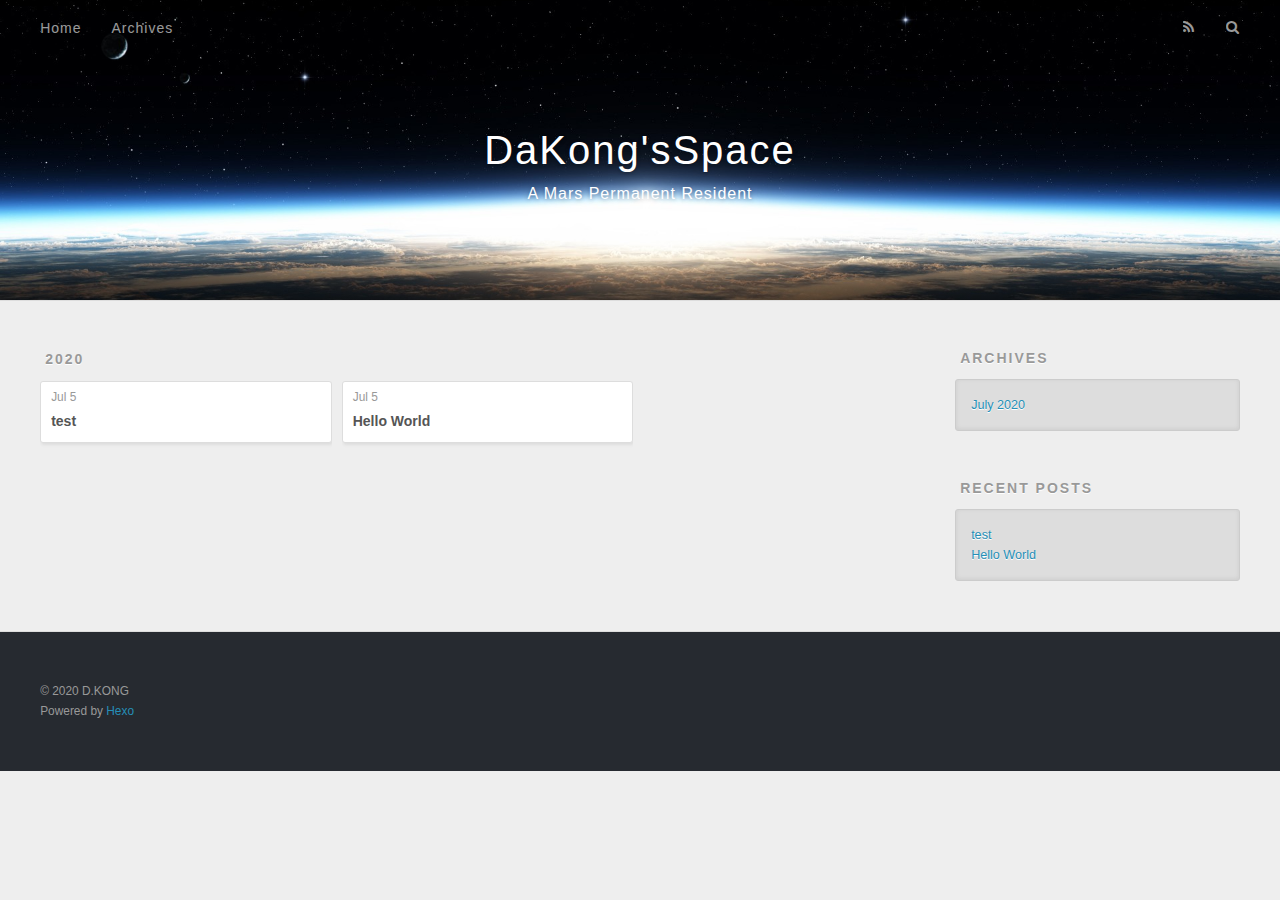
<file: archives/2020/index.html>
<!DOCTYPE html>
<html>
<head>
  <meta charset="utf-8">
  

  
  <title>Archives: 2020 | DaKong&#39;sSpace</title>
  <meta name="viewport" content="width=device-width, initial-scale=1, maximum-scale=1">
  <meta property="og:type" content="website">
<meta property="og:title" content="DaKong&#39;sSpace">
<meta property="og:url" content="http://yoursite.com/archives/2020/index.html">
<meta property="og:site_name" content="DaKong&#39;sSpace">
<meta property="og:locale" content="en_US">
<meta property="article:author" content="D.KONG">
<meta name="twitter:card" content="summary">
  
    <link rel="alternate" href="/atom.xml" title="DaKong&#39;sSpace" type="application/atom+xml">
  
  
    <link rel="icon" href="/favicon.png">
  
  
    <link href="//fonts.googleapis.com/css?family=Source+Code+Pro" rel="stylesheet" type="text/css">
  
  
<link rel="stylesheet" href="/css/style.css">

<meta name="generator" content="Hexo 4.2.1"></head>

<body>
  <div id="container">
    <div id="wrap">
      <header id="header">
  <div id="banner"></div>
  <div id="header-outer" class="outer">
    <div id="header-title" class="inner">
      <h1 id="logo-wrap">
        <a href="/" id="logo">DaKong&#39;sSpace</a>
      </h1>
      
        <h2 id="subtitle-wrap">
          <a href="/" id="subtitle">A Mars Permanent Resident</a>
        </h2>
      
    </div>
    <div id="header-inner" class="inner">
      <nav id="main-nav">
        <a id="main-nav-toggle" class="nav-icon"></a>
        
          <a class="main-nav-link" href="/">Home</a>
        
          <a class="main-nav-link" href="/archives">Archives</a>
        
      </nav>
      <nav id="sub-nav">
        
          <a id="nav-rss-link" class="nav-icon" href="/atom.xml" title="RSS Feed"></a>
        
        <a id="nav-search-btn" class="nav-icon" title="Search"></a>
      </nav>
      <div id="search-form-wrap">
        <form action="//google.com/search" method="get" accept-charset="UTF-8" class="search-form"><input type="search" name="q" class="search-form-input" placeholder="Search"><button type="submit" class="search-form-submit">&#xF002;</button><input type="hidden" name="sitesearch" value="http://yoursite.com"></form>
      </div>
    </div>
  </div>
</header>
      <div class="outer">
        <section id="main">
  
  
    
    
      
      
      <section class="archives-wrap">
        <div class="archive-year-wrap">
          <a href="/archives/2020" class="archive-year">2020</a>
        </div>
        <div class="archives">
    
    <article class="archive-article archive-type-post">
  <div class="archive-article-inner">
    <header class="archive-article-header">
      <a href="/2020/07/05/test/" class="archive-article-date">
  <time datetime="2020-07-05T13:15:39.000Z" itemprop="datePublished">Jul 5</time>
</a>
      
  
    <h1 itemprop="name">
      <a class="archive-article-title" href="/2020/07/05/test/">test</a>
    </h1>
  

    </header>
  </div>
</article>
  
    
    
    <article class="archive-article archive-type-post">
  <div class="archive-article-inner">
    <header class="archive-article-header">
      <a href="/2020/07/05/hello-world/" class="archive-article-date">
  <time datetime="2020-07-05T13:14:29.597Z" itemprop="datePublished">Jul 5</time>
</a>
      
  
    <h1 itemprop="name">
      <a class="archive-article-title" href="/2020/07/05/hello-world/">Hello World</a>
    </h1>
  

    </header>
  </div>
</article>
  
  
    </div></section>
  


</section>
        
          <aside id="sidebar">
  
    

  
    

  
    
  
    
  <div class="widget-wrap">
    <h3 class="widget-title">Archives</h3>
    <div class="widget">
      <ul class="archive-list"><li class="archive-list-item"><a class="archive-list-link" href="/archives/2020/07/">July 2020</a></li></ul>
    </div>
  </div>


  
    
  <div class="widget-wrap">
    <h3 class="widget-title">Recent Posts</h3>
    <div class="widget">
      <ul>
        
          <li>
            <a href="/2020/07/05/test/">test</a>
          </li>
        
          <li>
            <a href="/2020/07/05/hello-world/">Hello World</a>
          </li>
        
      </ul>
    </div>
  </div>

  
</aside>
        
      </div>
      <footer id="footer">
  
  <div class="outer">
    <div id="footer-info" class="inner">
      &copy; 2020 D.KONG<br>
      Powered by <a href="http://hexo.io/" target="_blank">Hexo</a>
    </div>
  </div>
</footer>
    </div>
    <nav id="mobile-nav">
  
    <a href="/" class="mobile-nav-link">Home</a>
  
    <a href="/archives" class="mobile-nav-link">Archives</a>
  
</nav>
    

<script src="//ajax.googleapis.com/ajax/libs/jquery/2.0.3/jquery.min.js"></script>


  
<link rel="stylesheet" href="/fancybox/jquery.fancybox.css">

  
<script src="/fancybox/jquery.fancybox.pack.js"></script>




<script src="/js/script.js"></script>




  </div>
</body>
</html>
</file>
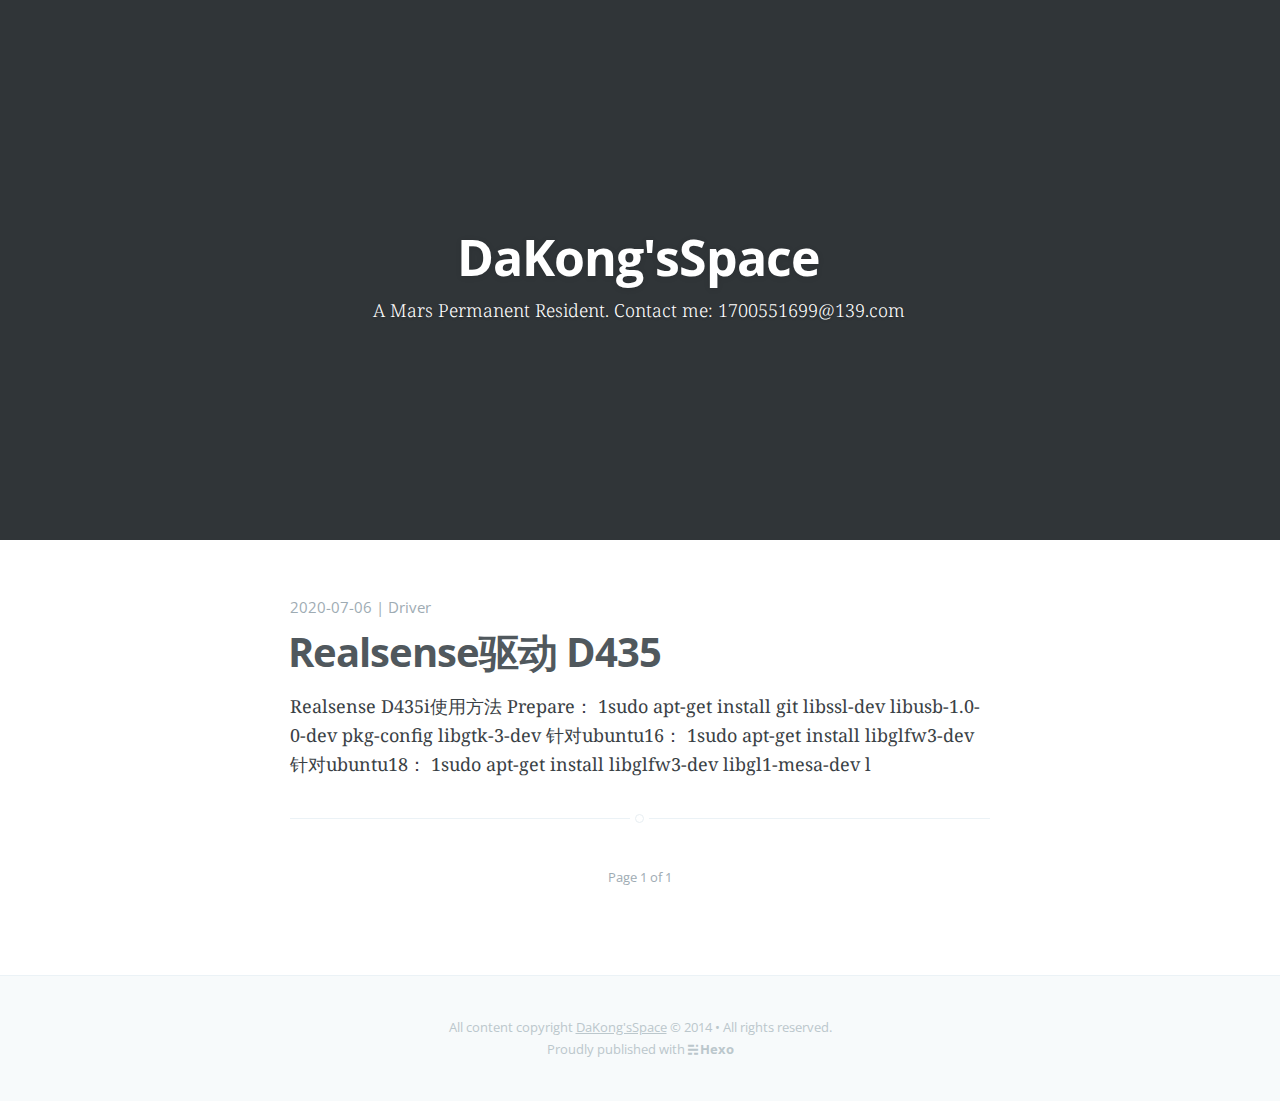
<file: tags/Driver/index.html>
<!DOCTYPE html>
<html>

<head>
  <meta http-equiv="Content-Type" content="text/html" charset="UTF-8" >
  <meta http-equiv="X-UA-Compatible" content="IE=edge,chrome=1"/>
  <title>Tag: Driver | DaKong&#39;sSpace</title>
  <meta name="description" content="A Mars Permanent Resident. Contact me: 1700551699@139.com" />
  <meta name="HandheldFriendly" content="True" />
  <meta name="MobileOptimized" content="320" />
  <meta name="viewport" content="width=device-width, initial-scale=1.0" />

  <link rel="stylesheet" type="text/css" href="/css/screen.css" />
  <link rel="stylesheet" type="text/css" href="//fonts.googleapis.com/css?family=Noto+Serif:400,700,400italic|Open+Sans:700,400" />

  <meta name="generator" content="DaKong'sSpace">

  
  
  

  
</head>


<body class="home-template">

  <header class="site-head" >
    <div class="vertical">
        <div class="site-head-content inner">
            
            <h1 class="blog-title">DaKong'sSpace</h1>
            <h2 class="blog-description">A Mars Permanent Resident. Contact me: 1700551699@139.com</h2>
        </div>
    </div>
</header>
  
<main class="content" role="main">
  
  <article class="post">
    <header class="post-header">
      <span class="post-meta">
      <time datetime="2020-07-06T10:29:33.000Z" itemprop="datePublished">
          2020-07-06
      </time>
    
    
    | 
    <a href='/tags/Driver/'>Driver</a>
    
    
</span>
      <h2 class="post-title"><a href="/2020/07/06/REALSENSE驱动/">Realsense驱动 D435</a></h2>
    </header>
    <section class="post-excerpt">
      <p>
      
        Realsense D435i使用方法
Prepare：
1sudo apt-get install git libssl-dev libusb-1.0-0-dev pkg-config libgtk-3-dev

针对ubuntu16：
1sudo apt-get install libglfw3-dev

针对ubuntu18：
1sudo apt-get install libglfw3-dev libgl1-mesa-dev l
      
      </p>
      
    </section>
  </article>
  
  <nav class="pagination" role="pagination">
    
    <span class="page-number">Page 1 of 1</span>
    
  </nav>
</main>


  
<footer class="site-footer">
  
  <div class="inner">
     <section class="copyright">All content copyright <a href="/">DaKong'sSpace</a> &copy; 2014 &bull; All rights reserved.</section>
     <section class="poweredby">Proudly published with <a class="icon-ghost" href="http://zespia.tw/hexo/" target="_blank" rel="noopener">Hexo</a></section>
  </div>
</footer>

  <script src="//ajax.googleapis.com/ajax/libs/jquery/2.0.3/jquery.min.js"></script>

<script type="text/javascript" src="/js/jquery.fitvids.js"></script>
<script type="text/javascript" src="/js/index.js"></script>






</body>
</html>
</file>
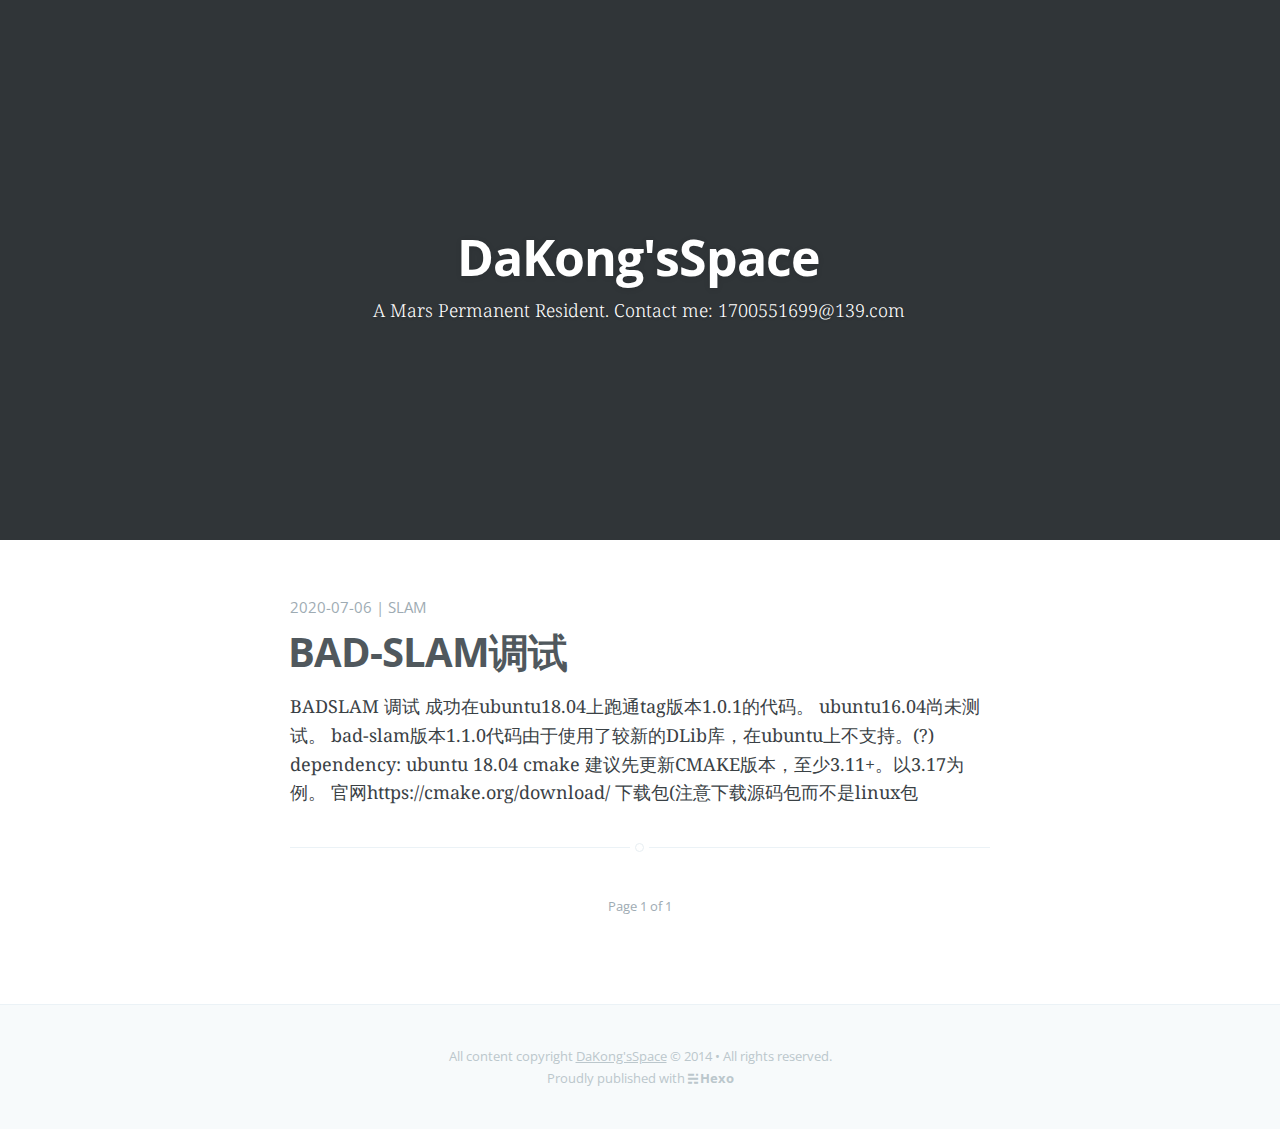
<file: tags/SLAM/index.html>
<!DOCTYPE html>
<html>

<head>
  <meta http-equiv="Content-Type" content="text/html" charset="UTF-8" >
  <meta http-equiv="X-UA-Compatible" content="IE=edge,chrome=1"/>
  <title>Tag: SLAM | DaKong&#39;sSpace</title>
  <meta name="description" content="A Mars Permanent Resident. Contact me: 1700551699@139.com" />
  <meta name="HandheldFriendly" content="True" />
  <meta name="MobileOptimized" content="320" />
  <meta name="viewport" content="width=device-width, initial-scale=1.0" />

  <link rel="stylesheet" type="text/css" href="/css/screen.css" />
  <link rel="stylesheet" type="text/css" href="//fonts.googleapis.com/css?family=Noto+Serif:400,700,400italic|Open+Sans:700,400" />

  <meta name="generator" content="DaKong'sSpace">

  
  
  

  
</head>


<body class="home-template">

  <header class="site-head" >
    <div class="vertical">
        <div class="site-head-content inner">
            
            <h1 class="blog-title">DaKong'sSpace</h1>
            <h2 class="blog-description">A Mars Permanent Resident. Contact me: 1700551699@139.com</h2>
        </div>
    </div>
</header>
  
<main class="content" role="main">
  
  <article class="post">
    <header class="post-header">
      <span class="post-meta">
      <time datetime="2020-07-06T10:23:33.000Z" itemprop="datePublished">
          2020-07-06
      </time>
    
    
    | 
    <a href='/tags/SLAM/'>SLAM</a>
    
    
</span>
      <h2 class="post-title"><a href="/2020/07/06/BADSLAM调试/">BAD-SLAM调试</a></h2>
    </header>
    <section class="post-excerpt">
      <p>
      
        BADSLAM 调试
成功在ubuntu18.04上跑通tag版本1.0.1的代码。 ubuntu16.04尚未测试。
bad-slam版本1.1.0代码由于使用了较新的DLib库，在ubuntu上不支持。(?)

dependency: ubuntu 18.04
cmake 
建议先更新CMAKE版本，至少3.11+。以3.17为例。
官网https://cmake.org/download/ 下载包(注意下载源码包而不是linux包
      
      </p>
      
    </section>
  </article>
  
  <nav class="pagination" role="pagination">
    
    <span class="page-number">Page 1 of 1</span>
    
  </nav>
</main>


  
<footer class="site-footer">
  
  <div class="inner">
     <section class="copyright">All content copyright <a href="/">DaKong'sSpace</a> &copy; 2014 &bull; All rights reserved.</section>
     <section class="poweredby">Proudly published with <a class="icon-ghost" href="http://zespia.tw/hexo/" target="_blank" rel="noopener">Hexo</a></section>
  </div>
</footer>

  <script src="//ajax.googleapis.com/ajax/libs/jquery/2.0.3/jquery.min.js"></script>

<script type="text/javascript" src="/js/jquery.fitvids.js"></script>
<script type="text/javascript" src="/js/index.js"></script>






</body>
</html>
</file>
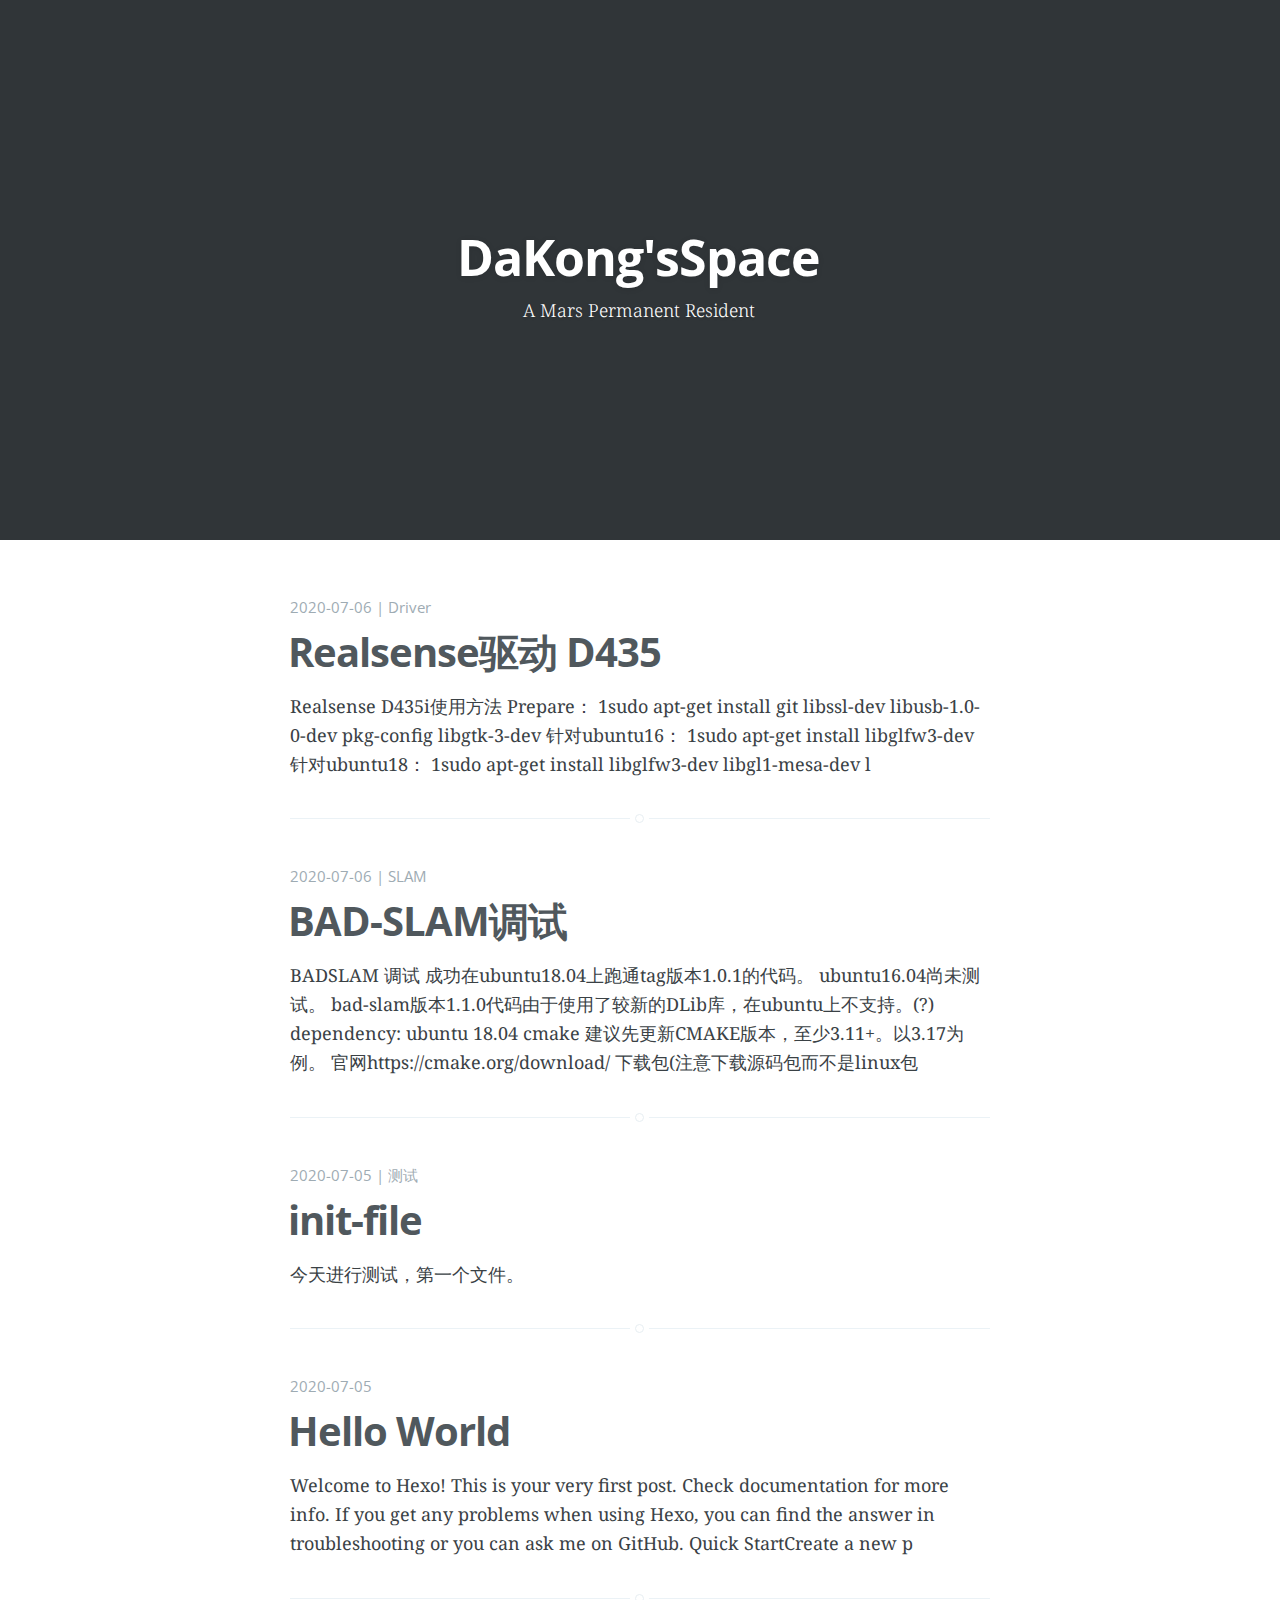
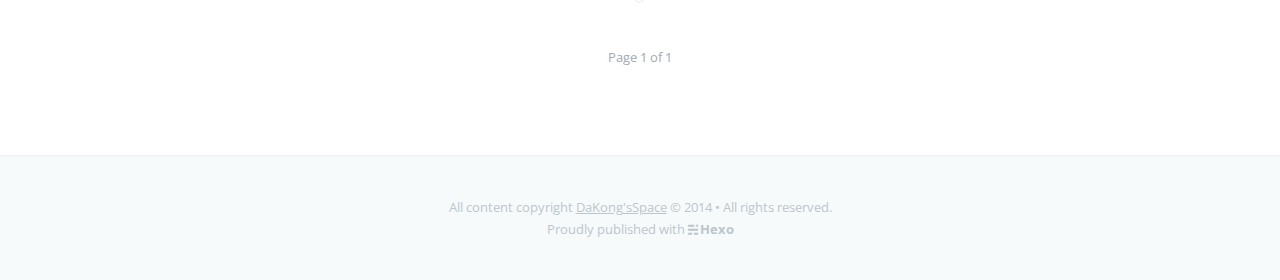
<file: archives/2020/07/index.html>
<!DOCTYPE html>
<html>

<head>
  <meta http-equiv="Content-Type" content="text/html" charset="UTF-8" >
  <meta http-equiv="X-UA-Compatible" content="IE=edge,chrome=1"/>
  <title>Archives: 2020/7 | DaKong&#39;sSpace</title>
  <meta name="description" content="A Mars Permanent Resident" />
  <meta name="HandheldFriendly" content="True" />
  <meta name="MobileOptimized" content="320" />
  <meta name="viewport" content="width=device-width, initial-scale=1.0" />

  <link rel="stylesheet" type="text/css" href="/css/screen.css" />
  <link rel="stylesheet" type="text/css" href="//fonts.googleapis.com/css?family=Noto+Serif:400,700,400italic|Open+Sans:700,400" />

  <meta name="generator" content="DaKong'sSpace">

  
  
  

  
</head>


<body class="home-template">

  <header class="site-head" >
    <div class="vertical">
        <div class="site-head-content inner">
            
            <h1 class="blog-title">DaKong'sSpace</h1>
            <h2 class="blog-description">A Mars Permanent Resident</h2>
        </div>
    </div>
</header>
  
<main class="content" role="main">
  
  <article class="post">
    <header class="post-header">
      <span class="post-meta">
      <time datetime="2020-07-06T10:29:33.000Z" itemprop="datePublished">
          2020-07-06
      </time>
    
    
    | 
    <a href='/tags/Driver/'>Driver</a>
    
    
</span>
      <h2 class="post-title"><a href="/2020/07/06/REALSENSE驱动/">Realsense驱动 D435</a></h2>
    </header>
    <section class="post-excerpt">
      <p>
      
        Realsense D435i使用方法
Prepare：
1sudo apt-get install git libssl-dev libusb-1.0-0-dev pkg-config libgtk-3-dev

针对ubuntu16：
1sudo apt-get install libglfw3-dev

针对ubuntu18：
1sudo apt-get install libglfw3-dev libgl1-mesa-dev l
      
      </p>
      
    </section>
  </article>
  
  <article class="post">
    <header class="post-header">
      <span class="post-meta">
      <time datetime="2020-07-06T10:23:33.000Z" itemprop="datePublished">
          2020-07-06
      </time>
    
    
    | 
    <a href='/tags/SLAM/'>SLAM</a>
    
    
</span>
      <h2 class="post-title"><a href="/2020/07/06/BADSLAM调试/">BAD-SLAM调试</a></h2>
    </header>
    <section class="post-excerpt">
      <p>
      
        BADSLAM 调试
成功在ubuntu18.04上跑通tag版本1.0.1的代码。 ubuntu16.04尚未测试。
bad-slam版本1.1.0代码由于使用了较新的DLib库，在ubuntu上不支持。(?)

dependency: ubuntu 18.04
cmake 
建议先更新CMAKE版本，至少3.11+。以3.17为例。
官网https://cmake.org/download/ 下载包(注意下载源码包而不是linux包
      
      </p>
      
    </section>
  </article>
  
  <article class="post">
    <header class="post-header">
      <span class="post-meta">
      <time datetime="2020-07-05T13:31:40.000Z" itemprop="datePublished">
          2020-07-05
      </time>
    
    
    | 
    <a href='/tags/测试/'>测试</a>
    
    
</span>
      <h2 class="post-title"><a href="/2020/07/05/init-file/">init-file</a></h2>
    </header>
    <section class="post-excerpt">
      <p>
      
          今天进行测试，第一个文件。

      
      </p>
      
    </section>
  </article>
  
  <article class="post">
    <header class="post-header">
      <span class="post-meta">
      <time datetime="2020-07-05T13:14:29.597Z" itemprop="datePublished">
          2020-07-05
      </time>
    
</span>
      <h2 class="post-title"><a href="/2020/07/05/hello-world/">Hello World</a></h2>
    </header>
    <section class="post-excerpt">
      <p>
      
        Welcome to Hexo! This is your very first post. Check documentation for more info. If you get any problems when using Hexo, you can find the answer in troubleshooting or you can ask me on GitHub.
Quick StartCreate a new p
      
      </p>
      
    </section>
  </article>
  
  <nav class="pagination" role="pagination">
    
    <span class="page-number">Page 1 of 1</span>
    
  </nav>
</main>


  
<footer class="site-footer">
  
  <div class="inner">
     <section class="copyright">All content copyright <a href="/">DaKong'sSpace</a> &copy; 2014 &bull; All rights reserved.</section>
     <section class="poweredby">Proudly published with <a class="icon-ghost" href="http://zespia.tw/hexo/" target="_blank" rel="noopener">Hexo</a></section>
  </div>
</footer>

  <script src="//ajax.googleapis.com/ajax/libs/jquery/2.0.3/jquery.min.js"></script>

<script type="text/javascript" src="/js/jquery.fitvids.js"></script>
<script type="text/javascript" src="/js/index.js"></script>






</body>
</html>
</file>
<file: css/style.css>
body {
  width: 100%;
}
body:before,
body:after {
  content: "";
  display: table;
}
body:after {
  clear: both;
}
html,
body,
div,
span,
applet,
object,
iframe,
h1,
h2,
h3,
h4,
h5,
h6,
p,
blockquote,
pre,
a,
abbr,
acronym,
address,
big,
cite,
code,
del,
dfn,
em,
img,
ins,
kbd,
q,
s,
samp,
small,
strike,
strong,
sub,
sup,
tt,
var,
dl,
dt,
dd,
ol,
ul,
li,
fieldset,
form,
label,
legend,
table,
caption,
tbody,
tfoot,
thead,
tr,
th,
td {
  margin: 0;
  padding: 0;
  border: 0;
  outline: 0;
  font-weight: inherit;
  font-style: inherit;
  font-family: inherit;
  font-size: 100%;
  vertical-align: baseline;
}
body {
  line-height: 1;
  color: #000;
  background: #fff;
}
ol,
ul {
  list-style: none;
}
table {
  border-collapse: separate;
  border-spacing: 0;
  vertical-align: middle;
}
caption,
th,
td {
  text-align: left;
  font-weight: normal;
  vertical-align: middle;
}
a img {
  border: none;
}
input,
button {
  margin: 0;
  padding: 0;
}
input::-moz-focus-inner,
button::-moz-focus-inner {
  border: 0;
  padding: 0;
}
@font-face {
  font-family: FontAwesome;
  font-style: normal;
  font-weight: normal;
  src: url("fonts/fontawesome-webfont.eot?v=#4.0.3");
  src: url("fonts/fontawesome-webfont.eot?#iefix&v=#4.0.3") format("embedded-opentype"), url("fonts/fontawesome-webfont.woff?v=#4.0.3") format("woff"), url("fonts/fontawesome-webfont.ttf?v=#4.0.3") format("truetype"), url("fonts/fontawesome-webfont.svg#fontawesomeregular?v=#4.0.3") format("svg");
}
html,
body,
#container {
  height: 100%;
}
body {
  background: #eee;
  font: 14px -apple-system, BlinkMacSystemFont, "Segoe UI", "Roboto", "Oxygen", "Ubuntu", "Cantarell", "Fira Sans", "Droid Sans", "Helvetica Neue", sans-serif;
  -webkit-text-size-adjust: 100%;
}
.outer {
  max-width: 1220px;
  margin: 0 auto;
  padding: 0 20px;
}
.outer:before,
.outer:after {
  content: "";
  display: table;
}
.outer:after {
  clear: both;
}
.inner {
  display: inline;
  float: left;
  width: 98.33333333333333%;
  margin: 0 0.833333333333333%;
}
.left,
.alignleft {
  float: left;
}
.right,
.alignright {
  float: right;
}
.clear {
  clear: both;
}
#container {
  position: relative;
}
.mobile-nav-on {
  overflow: hidden;
}
#wrap {
  height: 100%;
  width: 100%;
  position: absolute;
  top: 0;
  left: 0;
  -webkit-transition: 0.2s ease-out;
  -moz-transition: 0.2s ease-out;
  -ms-transition: 0.2s ease-out;
  transition: 0.2s ease-out;
  z-index: 1;
  background: #eee;
}
.mobile-nav-on #wrap {
  left: 280px;
}
@media screen and (min-width: 768px) {
  #main {
    display: inline;
    float: left;
    width: 73.33333333333333%;
    margin: 0 0.833333333333333%;
  }
}
.article-date,
.article-category-link,
.archive-year,
.widget-title {
  text-decoration: none;
  text-transform: uppercase;
  letter-spacing: 2px;
  color: #999;
  margin-bottom: 1em;
  margin-left: 5px;
  line-height: 1em;
  text-shadow: 0 1px #fff;
  font-weight: bold;
}
.article-inner,
.archive-article-inner {
  background: #fff;
  -webkit-box-shadow: 1px 2px 3px #ddd;
  box-shadow: 1px 2px 3px #ddd;
  border: 1px solid #ddd;
  border-radius: 3px;
}
.article-entry h1,
.widget h1 {
  font-size: 2em;
}
.article-entry h2,
.widget h2 {
  font-size: 1.5em;
}
.article-entry h3,
.widget h3 {
  font-size: 1.3em;
}
.article-entry h4,
.widget h4 {
  font-size: 1.2em;
}
.article-entry h5,
.widget h5 {
  font-size: 1em;
}
.article-entry h6,
.widget h6 {
  font-size: 1em;
  color: #999;
}
.article-entry hr,
.widget hr {
  border: 1px dashed #ddd;
}
.article-entry strong,
.widget strong {
  font-weight: bold;
}
.article-entry em,
.widget em,
.article-entry cite,
.widget cite {
  font-style: italic;
}
.article-entry sup,
.widget sup,
.article-entry sub,
.widget sub {
  font-size: 0.75em;
  line-height: 0;
  position: relative;
  vertical-align: baseline;
}
.article-entry sup,
.widget sup {
  top: -0.5em;
}
.article-entry sub,
.widget sub {
  bottom: -0.2em;
}
.article-entry small,
.widget small {
  font-size: 0.85em;
}
.article-entry acronym,
.widget acronym,
.article-entry abbr,
.widget abbr {
  border-bottom: 1px dotted;
}
.article-entry ul,
.widget ul,
.article-entry ol,
.widget ol,
.article-entry dl,
.widget dl {
  margin: 0 20px;
  line-height: 1.6em;
}
.article-entry ul ul,
.widget ul ul,
.article-entry ol ul,
.widget ol ul,
.article-entry ul ol,
.widget ul ol,
.article-entry ol ol,
.widget ol ol {
  margin-top: 0;
  margin-bottom: 0;
}
.article-entry ul,
.widget ul {
  list-style: disc;
}
.article-entry ol,
.widget ol {
  list-style: decimal;
}
.article-entry dt,
.widget dt {
  font-weight: bold;
}
#header {
  height: 300px;
  position: relative;
  border-bottom: 1px solid #ddd;
}
#header:before,
#header:after {
  content: "";
  position: absolute;
  left: 0;
  right: 0;
  height: 40px;
}
#header:before {
  top: 0;
  background: -webkit-linear-gradient(rgba(0,0,0,0.2), transparent);
  background: -moz-linear-gradient(rgba(0,0,0,0.2), transparent);
  background: -ms-linear-gradient(rgba(0,0,0,0.2), transparent);
  background: linear-gradient(rgba(0,0,0,0.2), transparent);
}
#header:after {
  bottom: 0;
  background: -webkit-linear-gradient(transparent, rgba(0,0,0,0.2));
  background: -moz-linear-gradient(transparent, rgba(0,0,0,0.2));
  background: -ms-linear-gradient(transparent, rgba(0,0,0,0.2));
  background: linear-gradient(transparent, rgba(0,0,0,0.2));
}
#header-outer {
  height: 100%;
  position: relative;
}
#header-inner {
  position: relative;
  overflow: hidden;
}
#banner {
  position: absolute;
  top: 0;
  left: 0;
  width: 100%;
  height: 100%;
  background: url("images/banner.jpg") center #000;
  -webkit-background-size: cover;
  -moz-background-size: cover;
  background-size: cover;
  z-index: -1;
}
#header-title {
  text-align: center;
  height: 40px;
  position: absolute;
  top: 50%;
  left: 0;
  margin-top: -20px;
}
#logo,
#subtitle {
  text-decoration: none;
  color: #fff;
  font-weight: 300;
  text-shadow: 0 1px 4px rgba(0,0,0,0.3);
}
#logo {
  font-size: 40px;
  line-height: 40px;
  letter-spacing: 2px;
}
#subtitle {
  font-size: 16px;
  line-height: 16px;
  letter-spacing: 1px;
}
#subtitle-wrap {
  margin-top: 16px;
}
#main-nav {
  float: left;
  margin-left: -15px;
}
.nav-icon,
.main-nav-link {
  float: left;
  color: #fff;
  opacity: 0.6;
  text-decoration: none;
  text-shadow: 0 1px rgba(0,0,0,0.2);
  -webkit-transition: opacity 0.2s;
  -moz-transition: opacity 0.2s;
  -ms-transition: opacity 0.2s;
  transition: opacity 0.2s;
  display: block;
  padding: 20px 15px;
}
.nav-icon:hover,
.main-nav-link:hover {
  opacity: 1;
}
.nav-icon {
  font-family: FontAwesome;
  text-align: center;
  font-size: 14px;
  width: 14px;
  height: 14px;
  padding: 20px 15px;
  position: relative;
  cursor: pointer;
}
.main-nav-link {
  font-weight: 300;
  letter-spacing: 1px;
}
@media screen and (max-width: 479px) {
  .main-nav-link {
    display: none;
  }
}
#main-nav-toggle {
  display: none;
}
#main-nav-toggle:before {
  content: "\f0c9";
}
@media screen and (max-width: 479px) {
  #main-nav-toggle {
    display: block;
  }
}
#sub-nav {
  float: right;
  margin-right: -15px;
}
#nav-rss-link:before {
  content: "\f09e";
}
#nav-search-btn:before {
  content: "\f002";
}
#search-form-wrap {
  position: absolute;
  top: 15px;
  width: 150px;
  height: 30px;
  right: -150px;
  opacity: 0;
  -webkit-transition: 0.2s ease-out;
  -moz-transition: 0.2s ease-out;
  -ms-transition: 0.2s ease-out;
  transition: 0.2s ease-out;
}
#search-form-wrap.on {
  opacity: 1;
  right: 0;
}
@media screen and (max-width: 479px) {
  #search-form-wrap {
    width: 100%;
    right: -100%;
  }
}
.search-form {
  position: absolute;
  top: 0;
  left: 0;
  right: 0;
  background: #fff;
  padding: 5px 15px;
  border-radius: 15px;
  -webkit-box-shadow: 0 0 10px rgba(0,0,0,0.3);
  box-shadow: 0 0 10px rgba(0,0,0,0.3);
}
.search-form-input {
  border: none;
  background: none;
  color: #555;
  width: 100%;
  font: 13px -apple-system, BlinkMacSystemFont, "Segoe UI", "Roboto", "Oxygen", "Ubuntu", "Cantarell", "Fira Sans", "Droid Sans", "Helvetica Neue", sans-serif;
  outline: none;
}
.search-form-input::-webkit-search-results-decoration,
.search-form-input::-webkit-search-cancel-button {
  -webkit-appearance: none;
}
.search-form-submit {
  position: absolute;
  top: 50%;
  right: 10px;
  margin-top: -7px;
  font: 13px FontAwesome;
  border: none;
  background: none;
  color: #bbb;
  cursor: pointer;
}
.search-form-submit:hover,
.search-form-submit:focus {
  color: #777;
}
.article {
  margin: 50px 0;
}
.article-inner {
  overflow: hidden;
}
.article-meta:before,
.article-meta:after {
  content: "";
  display: table;
}
.article-meta:after {
  clear: both;
}
.article-date {
  float: left;
}
.article-category {
  float: left;
  line-height: 1em;
  color: #ccc;
  text-shadow: 0 1px #fff;
  margin-left: 8px;
}
.article-category:before {
  content: "\2022";
}
.article-category-link {
  margin: 0 12px 1em;
}
.article-header {
  padding: 20px 20px 0;
}
.article-title {
  text-decoration: none;
  font-size: 2em;
  font-weight: bold;
  color: #555;
  line-height: 1.1em;
  -webkit-transition: color 0.2s;
  -moz-transition: color 0.2s;
  -ms-transition: color 0.2s;
  transition: color 0.2s;
}
a.article-title:hover {
  color: #258fb8;
}
.article-entry {
  color: #555;
  padding: 0 20px;
}
.article-entry:before,
.article-entry:after {
  content: "";
  display: table;
}
.article-entry:after {
  clear: both;
}
.article-entry p,
.article-entry table {
  line-height: 1.6em;
  margin: 1.6em 0;
}
.article-entry h1,
.article-entry h2,
.article-entry h3,
.article-entry h4,
.article-entry h5,
.article-entry h6 {
  font-weight: bold;
}
.article-entry h1,
.article-entry h2,
.article-entry h3,
.article-entry h4,
.article-entry h5,
.article-entry h6 {
  line-height: 1.1em;
  margin: 1.1em 0;
}
.article-entry a {
  color: #258fb8;
  text-decoration: none;
}
.article-entry a:hover {
  text-decoration: underline;
}
.article-entry ul,
.article-entry ol,
.article-entry dl {
  margin-top: 1.6em;
  margin-bottom: 1.6em;
}
.article-entry img,
.article-entry video {
  max-width: 100%;
  height: auto;
  display: block;
  margin: auto;
}
.article-entry iframe {
  border: none;
}
.article-entry table {
  width: 100%;
  border-collapse: collapse;
  border-spacing: 0;
}
.article-entry th {
  font-weight: bold;
  border-bottom: 3px solid #ddd;
  padding-bottom: 0.5em;
}
.article-entry td {
  border-bottom: 1px solid #ddd;
  padding: 10px 0;
}
.article-entry blockquote {
  font-family: Georgia, "Times New Roman", serif;
  font-size: 1.4em;
  margin: 1.6em 20px;
  text-align: center;
}
.article-entry blockquote footer {
  font-size: 14px;
  margin: 1.6em 0;
  font-family: -apple-system, BlinkMacSystemFont, "Segoe UI", "Roboto", "Oxygen", "Ubuntu", "Cantarell", "Fira Sans", "Droid Sans", "Helvetica Neue", sans-serif;
}
.article-entry blockquote footer cite:before {
  content: "—";
  padding: 0 0.5em;
}
.article-entry .pullquote {
  text-align: left;
  width: 45%;
  margin: 0;
}
.article-entry .pullquote.left {
  margin-left: 0.5em;
  margin-right: 1em;
}
.article-entry .pullquote.right {
  margin-right: 0.5em;
  margin-left: 1em;
}
.article-entry .caption {
  color: #999;
  display: block;
  font-size: 0.9em;
  margin-top: 0.5em;
  position: relative;
  text-align: center;
}
.article-entry .video-container {
  position: relative;
  padding-top: 56.25%;
  height: 0;
  overflow: hidden;
}
.article-entry .video-container iframe,
.article-entry .video-container object,
.article-entry .video-container embed {
  position: absolute;
  top: 0;
  left: 0;
  width: 100%;
  height: 100%;
  margin-top: 0;
}
.article-more-link a {
  display: inline-block;
  line-height: 1em;
  padding: 6px 15px;
  border-radius: 15px;
  background: #eee;
  color: #999;
  text-shadow: 0 1px #fff;
  text-decoration: none;
}
.article-more-link a:hover {
  background: #258fb8;
  color: #fff;
  text-decoration: none;
  text-shadow: 0 1px #1e7293;
}
.article-footer {
  font-size: 0.85em;
  line-height: 1.6em;
  border-top: 1px solid #ddd;
  padding-top: 1.6em;
  margin: 0 20px 20px;
}
.article-footer:before,
.article-footer:after {
  content: "";
  display: table;
}
.article-footer:after {
  clear: both;
}
.article-footer a {
  color: #999;
  text-decoration: none;
}
.article-footer a:hover {
  color: #555;
}
.article-tag-list-item {
  float: left;
  margin-right: 10px;
}
.article-tag-list-link:before {
  content: "#";
}
.article-comment-link {
  float: right;
}
.article-comment-link:before {
  content: "\f075";
  font-family: FontAwesome;
  padding-right: 8px;
}
.article-share-link {
  cursor: pointer;
  float: right;
  margin-left: 20px;
}
.article-share-link:before {
  content: "\f064";
  font-family: FontAwesome;
  padding-right: 6px;
}
#article-nav {
  position: relative;
}
#article-nav:before,
#article-nav:after {
  content: "";
  display: table;
}
#article-nav:after {
  clear: both;
}
@media screen and (min-width: 768px) {
  #article-nav {
    margin: 50px 0;
  }
  #article-nav:before {
    width: 8px;
    height: 8px;
    position: absolute;
    top: 50%;
    left: 50%;
    margin-top: -4px;
    margin-left: -4px;
    content: "";
    border-radius: 50%;
    background: #ddd;
    -webkit-box-shadow: 0 1px 2px #fff;
    box-shadow: 0 1px 2px #fff;
  }
}
.article-nav-link-wrap {
  text-decoration: none;
  text-shadow: 0 1px #fff;
  color: #999;
  -webkit-box-sizing: border-box;
  -moz-box-sizing: border-box;
  box-sizing: border-box;
  margin-top: 50px;
  text-align: center;
  display: block;
}
.article-nav-link-wrap:hover {
  color: #555;
}
@media screen and (min-width: 768px) {
  .article-nav-link-wrap {
    width: 50%;
    margin-top: 0;
  }
}
@media screen and (min-width: 768px) {
  #article-nav-newer {
    float: left;
    text-align: right;
    padding-right: 20px;
  }
}
@media screen and (min-width: 768px) {
  #article-nav-older {
    float: right;
    text-align: left;
    padding-left: 20px;
  }
}
.article-nav-caption {
  text-transform: uppercase;
  letter-spacing: 2px;
  color: #ddd;
  line-height: 1em;
  font-weight: bold;
}
#article-nav-newer .article-nav-caption {
  margin-right: -2px;
}
.article-nav-title {
  font-size: 0.85em;
  line-height: 1.6em;
  margin-top: 0.5em;
}
.article-share-box {
  position: absolute;
  display: none;
  background: #fff;
  -webkit-box-shadow: 1px 2px 10px rgba(0,0,0,0.2);
  box-shadow: 1px 2px 10px rgba(0,0,0,0.2);
  border-radius: 3px;
  margin-left: -145px;
  overflow: hidden;
  z-index: 1;
}
.article-share-box.on {
  display: block;
}
.article-share-input {
  width: 100%;
  background: none;
  -webkit-box-sizing: border-box;
  -moz-box-sizing: border-box;
  box-sizing: border-box;
  font: 14px -apple-system, BlinkMacSystemFont, "Segoe UI", "Roboto", "Oxygen", "Ubuntu", "Cantarell", "Fira Sans", "Droid Sans", "Helvetica Neue", sans-serif;
  padding: 0 15px;
  color: #555;
  outline: none;
  border: 1px solid #ddd;
  border-radius: 3px 3px 0 0;
  height: 36px;
  line-height: 36px;
}
.article-share-links {
  background: #eee;
}
.article-share-links:before,
.article-share-links:after {
  content: "";
  display: table;
}
.article-share-links:after {
  clear: both;
}
.article-share-twitter,
.article-share-facebook,
.article-share-pinterest,
.article-share-google {
  width: 50px;
  height: 36px;
  display: block;
  float: left;
  position: relative;
  color: #999;
  text-shadow: 0 1px #fff;
}
.article-share-twitter:before,
.article-share-facebook:before,
.article-share-pinterest:before,
.article-share-google:before {
  font-size: 20px;
  font-family: FontAwesome;
  width: 20px;
  height: 20px;
  position: absolute;
  top: 50%;
  left: 50%;
  margin-top: -10px;
  margin-left: -10px;
  text-align: center;
}
.article-share-twitter:hover,
.article-share-facebook:hover,
.article-share-pinterest:hover,
.article-share-google:hover {
  color: #fff;
}
.article-share-twitter:before {
  content: "\f099";
}
.article-share-twitter:hover {
  background: #00aced;
  text-shadow: 0 1px #008abe;
}
.article-share-facebook:before {
  content: "\f09a";
}
.article-share-facebook:hover {
  background: #3b5998;
  text-shadow: 0 1px #2f477a;
}
.article-share-pinterest:before {
  content: "\f0d2";
}
.article-share-pinterest:hover {
  background: #cb2027;
  text-shadow: 0 1px #a21a1f;
}
.article-share-google:before {
  content: "\f0d5";
}
.article-share-google:hover {
  background: #dd4b39;
  text-shadow: 0 1px #be3221;
}
.article-gallery {
  background: #000;
  position: relative;
}
.article-gallery-photos {
  position: relative;
  overflow: hidden;
}
.article-gallery-img {
  display: none;
  max-width: 100%;
}
.article-gallery-img:first-child {
  display: block;
}
.article-gallery-img.loaded {
  position: absolute;
  display: block;
}
.article-gallery-img img {
  display: block;
  max-width: 100%;
  margin: 0 auto;
}
#comments {
  background: #fff;
  -webkit-box-shadow: 1px 2px 3px #ddd;
  box-shadow: 1px 2px 3px #ddd;
  padding: 20px;
  border: 1px solid #ddd;
  border-radius: 3px;
  margin: 50px 0;
}
#comments a {
  color: #258fb8;
}
.archives-wrap {
  margin: 50px 0;
}
.archives:before,
.archives:after {
  content: "";
  display: table;
}
.archives:after {
  clear: both;
}
.archive-year-wrap {
  margin-bottom: 1em;
}
.archives {
  -webkit-column-gap: 10px;
  -moz-column-gap: 10px;
  column-gap: 10px;
}
@media screen and (min-width: 480px) and (max-width: 767px) {
  .archives {
    -webkit-column-count: 2;
    -moz-column-count: 2;
    column-count: 2;
  }
}
@media screen and (min-width: 768px) {
  .archives {
    -webkit-column-count: 3;
    -moz-column-count: 3;
    column-count: 3;
  }
}
.archive-article {
  -webkit-column-break-inside: avoid;
  page-break-inside: avoid;
  overflow: hidden;
  break-inside: avoid-column;
}
.archive-article-inner {
  padding: 10px;
  margin-bottom: 15px;
}
.archive-article-title {
  text-decoration: none;
  font-weight: bold;
  color: #555;
  -webkit-transition: color 0.2s;
  -moz-transition: color 0.2s;
  -ms-transition: color 0.2s;
  transition: color 0.2s;
  line-height: 1.6em;
}
.archive-article-title:hover {
  color: #258fb8;
}
.archive-article-footer {
  margin-top: 1em;
}
.archive-article-date {
  color: #999;
  text-decoration: none;
  font-size: 0.85em;
  line-height: 1em;
  margin-bottom: 0.5em;
  display: block;
}
#page-nav {
  margin: 50px auto;
  background: #fff;
  -webkit-box-shadow: 1px 2px 3px #ddd;
  box-shadow: 1px 2px 3px #ddd;
  border: 1px solid #ddd;
  border-radius: 3px;
  text-align: center;
  color: #999;
  overflow: hidden;
}
#page-nav:before,
#page-nav:after {
  content: "";
  display: table;
}
#page-nav:after {
  clear: both;
}
#page-nav a,
#page-nav span {
  padding: 10px 20px;
  line-height: 1;
  height: 2ex;
}
#page-nav a {
  color: #999;
  text-decoration: none;
}
#page-nav a:hover {
  background: #999;
  color: #fff;
}
#page-nav .prev {
  float: left;
}
#page-nav .next {
  float: right;
}
#page-nav .page-number {
  display: inline-block;
}
@media screen and (max-width: 479px) {
  #page-nav .page-number {
    display: none;
  }
}
#page-nav .current {
  color: #555;
  font-weight: bold;
}
#page-nav .space {
  color: #ddd;
}
#footer {
  background: #262a30;
  padding: 50px 0;
  border-top: 1px solid #ddd;
  color: #999;
}
#footer a {
  color: #258fb8;
  text-decoration: none;
}
#footer a:hover {
  text-decoration: underline;
}
#footer-info {
  line-height: 1.6em;
  font-size: 0.85em;
}
.article-entry pre,
.article-entry .highlight {
  background: #2d2d2d;
  margin: 0 -20px;
  padding: 15px 20px;
  border-style: solid;
  border-color: #ddd;
  border-width: 1px 0;
  overflow: auto;
  color: #ccc;
  line-height: 22.400000000000002px;
}
.article-entry .highlight .gutter pre,
.article-entry .gist .gist-file .gist-data .line-numbers {
  color: #666;
  font-size: 0.85em;
}
.article-entry pre,
.article-entry code {
  font-family: "Source Code Pro", Consolas, Monaco, Menlo, Consolas, monospace;
}
.article-entry code {
  background: #eee;
  text-shadow: 0 1px #fff;
  padding: 0 0.3em;
}
.article-entry pre code {
  background: none;
  text-shadow: none;
  padding: 0;
}
.article-entry .highlight pre {
  border: none;
  margin: 0;
  padding: 0;
}
.article-entry .highlight table {
  margin: 0;
  width: auto;
}
.article-entry .highlight td {
  border: none;
  padding: 0;
}
.article-entry .highlight figcaption {
  font-size: 0.85em;
  color: #999;
  line-height: 1em;
  margin-bottom: 1em;
}
.article-entry .highlight figcaption:before,
.article-entry .highlight figcaption:after {
  content: "";
  display: table;
}
.article-entry .highlight figcaption:after {
  clear: both;
}
.article-entry .highlight figcaption a {
  float: right;
}
.article-entry .highlight .gutter pre {
  text-align: right;
  padding-right: 20px;
}
.article-entry .highlight .line {
  height: 22.400000000000002px;
}
.article-entry .highlight .line.marked {
  background: #515151;
}
.article-entry .gist {
  margin: 0 -20px;
  border-style: solid;
  border-color: #ddd;
  border-width: 1px 0;
  background: #2d2d2d;
  padding: 15px 20px 15px 0;
}
.article-entry .gist .gist-file {
  border: none;
  font-family: "Source Code Pro", Consolas, Monaco, Menlo, Consolas, monospace;
  margin: 0;
}
.article-entry .gist .gist-file .gist-data {
  background: none;
  border: none;
}
.article-entry .gist .gist-file .gist-data .line-numbers {
  background: none;
  border: none;
  padding: 0 20px 0 0;
}
.article-entry .gist .gist-file .gist-data .line-data {
  padding: 0 !important;
}
.article-entry .gist .gist-file .highlight {
  margin: 0;
  padding: 0;
  border: none;
}
.article-entry .gist .gist-file .gist-meta {
  background: #2d2d2d;
  color: #999;
  font: 0.85em -apple-system, BlinkMacSystemFont, "Segoe UI", "Roboto", "Oxygen", "Ubuntu", "Cantarell", "Fira Sans", "Droid Sans", "Helvetica Neue", sans-serif;
  text-shadow: 0 0;
  padding: 0;
  margin-top: 1em;
  margin-left: 20px;
}
.article-entry .gist .gist-file .gist-meta a {
  color: #258fb8;
  font-weight: normal;
}
.article-entry .gist .gist-file .gist-meta a:hover {
  text-decoration: underline;
}
pre .comment,
pre .title {
  color: #999;
}
pre .variable,
pre .attribute,
pre .tag,
pre .regexp,
pre .ruby .constant,
pre .xml .tag .title,
pre .xml .pi,
pre .xml .doctype,
pre .html .doctype,
pre .css .id,
pre .css .class,
pre .css .pseudo {
  color: #f2777a;
}
pre .number,
pre .preprocessor,
pre .built_in,
pre .literal,
pre .params,
pre .constant {
  color: #f99157;
}
pre .class,
pre .ruby .class .title,
pre .css .rules .attribute {
  color: #9c9;
}
pre .string,
pre .value,
pre .inheritance,
pre .header,
pre .ruby .symbol,
pre .xml .cdata {
  color: #9c9;
}
pre .css .hexcolor {
  color: #6cc;
}
pre .function,
pre .python .decorator,
pre .python .title,
pre .ruby .function .title,
pre .ruby .title .keyword,
pre .perl .sub,
pre .javascript .title,
pre .coffeescript .title {
  color: #69c;
}
pre .keyword,
pre .javascript .function {
  color: #c9c;
}
@media screen and (max-width: 479px) {
  #mobile-nav {
    position: absolute;
    top: 0;
    left: 0;
    width: 280px;
    height: 100%;
    background: #191919;
    border-right: 1px solid #fff;
  }
}
@media screen and (max-width: 479px) {
  .mobile-nav-link {
    display: block;
    color: #999;
    text-decoration: none;
    padding: 15px 20px;
    font-weight: bold;
  }
  .mobile-nav-link:hover {
    color: #fff;
  }
}
@media screen and (min-width: 768px) {
  #sidebar {
    display: inline;
    float: left;
    width: 23.333333333333332%;
    margin: 0 0.833333333333333%;
  }
}
.widget-wrap {
  margin: 50px 0;
}
.widget {
  color: #777;
  text-shadow: 0 1px #fff;
  background: #ddd;
  -webkit-box-shadow: 0 -1px 4px #ccc inset;
  box-shadow: 0 -1px 4px #ccc inset;
  border: 1px solid #ccc;
  padding: 15px;
  border-radius: 3px;
}
.widget a {
  color: #258fb8;
  text-decoration: none;
}
.widget a:hover {
  text-decoration: underline;
}
.widget ul ul,
.widget ol ul,
.widget dl ul,
.widget ul ol,
.widget ol ol,
.widget dl ol,
.widget ul dl,
.widget ol dl,
.widget dl dl {
  margin-left: 15px;
  list-style: disc;
}
.widget {
  line-height: 1.6em;
  word-wrap: break-word;
  font-size: 0.9em;
}
.widget ul,
.widget ol {
  list-style: none;
  margin: 0;
}
.widget ul ul,
.widget ol ul,
.widget ul ol,
.widget ol ol {
  margin: 0 20px;
}
.widget ul ul,
.widget ol ul {
  list-style: disc;
}
.widget ul ol,
.widget ol ol {
  list-style: decimal;
}
.category-list-count,
.tag-list-count,
.archive-list-count {
  padding-left: 5px;
  color: #999;
  font-size: 0.85em;
}
.category-list-count:before,
.tag-list-count:before,
.archive-list-count:before {
  content: "(";
}
.category-list-count:after,
.tag-list-count:after,
.archive-list-count:after {
  content: ")";
}
.tagcloud a {
  margin-right: 5px;
  display: inline-block;
}
</file>
<file: css/screen.css>
/* ==========================================================================
   Table of Contents
   ========================================================================== */

/*

    0.  Includes
    1.  Icons
    2.  General
    3.  Utilities
    4.  General
    5.  Single Post
    6.  Third Party Elements
    7.  Pagination
    8.  Footer
    9.  Media Queries (Tablet)
    10. Media Queries (Mobile)

 */

/* ==========================================================================
   0. Includes - Ground zero
   ========================================================================== */

@import url(normalize.css);


/* ==========================================================================
   1. Icons - Sets up the icon font and respective classes
   ========================================================================== */

/* Import the font file with the icons in it */
@font-face {
    font-family: 'icons';
    src:url('../fonts/icons.eot');
    src:url('../fonts/icons.eot?#iefix') format('embedded-opentype'),
        url('../fonts/icons.woff') format('woff'),
        url('../fonts/icons.ttf') format('truetype'),
        url('../fonts/icons.svg#icons') format('svg');
    font-weight: normal;
    font-style: normal;
}

/* Apply these base styles to all icons */
.icon-ghost:before,
.icon-feed:before,
.icon-twitter:before,
.icon-google-plus:before,
.icon-facebook:before {
    font-family: 'icons';
    speak: none;
    font-style: normal;
    font-weight: normal;
    font-variant: normal;
    text-transform: none;
    line-height: 1;
    -webkit-font-smoothing: antialiased;
    text-decoration: none;
}

/* Each icon is created by inserting the corret character into the
   content of the :before pseudo element. Like a boss. */
.icon-ghost:before {
    content: "\e000";
}
.icon-feed:before {
    content: "\e001";
}
.icon-twitter:before {
    content: "\e002";
    font-size: 1.1em;
}
.icon-google-plus:before {
    content: "\e003";
}
.icon-facebook:before {
    content: "\e004";
}


/* ==========================================================================
   2. General - Setting up some base styles
   ========================================================================== */

html {
    height: 100%;
    max-height: 100%;
    font-size: 62.5%;
}

body {
    height: 100%;
    max-height: 100%;
    font-family: 'Noto Serif', serif;
    font-size: 2.0rem;
    line-height: 1.6em;
    color: #3A4145;
}

::-moz-selection {
    color: #222;
    background: #D6EDFF;
    text-shadow: none;
}

::selection {
    color: #222;
    background: #D6EDFF;
    text-shadow: none;
}

h1, h2, h3,
h4, h5, h6 {
    text-rendering: optimizeLegibility;
    line-height: 1;
    margin-top: 0;
    font-family: 'Open Sans', sans-serif;
}

h1 {
    font-size: 5rem;
    line-height: 1.2em;
    letter-spacing: -2px;
    text-indent: -3px;
}

h2 {
    font-size: 4rem;
    line-height: 1.2em;
    letter-spacing: -1px;
    text-indent: -2px;
}

h3 {
    font-size: 3.5rem;
}

h4 {
    font-size: 3rem;
}

h5 {
    font-size: 2.5rem;
}

h6 {
    font-size: 2rem;
}

a {
    color: #4a4a4a;
    transition: color ease 0.3s;
}

a:hover {
    color: #57A3E8;
}

h1 a, h2 a, h3 a,
h4 a, h5 a, h6 a {
    color: #50585D;
}


p, ul, ol, dl {
    margin: 1.6em 0;
}

ol ol, ul ul,
ul ol, ol ul {
    margin: 0.4em 0;
}

dl dt {
    float: left;
    width: 180px;
    overflow: hidden;
    clear: left;
    text-align: right;
    text-overflow: ellipsis;
    white-space: nowrap;
    font-weight: bold;
    margin-bottom: 1em
}

dl dd {
    margin-left: 200px;
    margin-bottom: 1em
}

hr {
    display: block;
    height: 1px;
    border: 0;
    border-top: 1px solid #efefef;
    margin: 3.2em 0;
    padding: 0;
}

blockquote {
    -moz-box-sizing: border-box;
    box-sizing: border-box;
    margin: 1.6em 0 1.6em -2.2em;
    padding: 0 0 0 1.6em;
    border-left: #4a4a4a 0.4em solid;
}

blockquote p {
    margin: 0.8em 0;
    font-style: italic;
}

blockquote small {
    display: inline-block;
    margin: 0.8em 0 0.8em 1.5em;
    font-size:0.9em;
    color: #ccc;
}

blockquote small:before { content: '\2014 \00A0'; }

blockquote cite {
    font-weight:bold;
}

blockquote cite a { font-weight: normal; }

mark {
    background-color: #ffc336;
}

code, tt {
    padding: 1px 3px;
    font-family: Inconsolata, monospace, sans-serif;
    font-size: 0.85em;
    white-space: pre-wrap;
    border: 1px solid #E3EDF3;
    background: #F7FAFB;
    border-radius: 2px;
}

pre {
    -moz-box-sizing: border-box;
    box-sizing: border-box;
    margin: 1.6em 0;
    border: 1px solid #E3EDF3;
    width: 100%;
    padding: 10px;
    font-family: Inconsolata, monospace, sans-serif;
    font-size: 0.9em;
    white-space: pre;
    overflow: auto;
    background: #F7FAFB;
    border-radius: 3px;
}

pre code, tt {
    font-size: inherit;
    white-space: -moz-pre-wrap;
    white-space: pre-wrap;
    background: transparent;
    border: none;
    padding: 0;
}

kbd {
    display: inline-block;
    margin-bottom: 0.4em;
    padding: 1px 8px;
    border: #ccc 1px solid;
    color: #666;
    text-shadow: #fff 0 1px 0;
    font-size: 0.9em;
    font-weight: bold;
    background: #f4f4f4;
    border-radius: 4px;
    box-shadow:
        0 1px 0 rgba(0, 0, 0, 0.2),
        0 1px 0 0 #fff inset;
}

table {
    -moz-box-sizing: border-box;
    box-sizing: border-box;
    margin: 1.6em 0;
    width:100%;
    max-width: 100%;
    background-color: transparent;
}

table th,
table td {
    padding: 8px;
    line-height: 20px;
    text-align: left;
    vertical-align: top;
    border-top: 1px solid #efefef;
}

table th { color: #000; }

table caption + thead tr:first-child th,
table caption + thead tr:first-child td,
table colgroup + thead tr:first-child th,
table colgroup + thead tr:first-child td,
table thead:first-child tr:first-child th,
table thead:first-child tr:first-child td {
    border-top: 0;
}

table tbody + tbody { border-top: 2px solid #efefef; }

table table table { background-color: #fff; }

table tbody > tr:nth-child(odd) > td,
table tbody > tr:nth-child(odd) > th {
    background-color: #f6f6f6;
}

table.plain tbody > tr:nth-child(odd) > td,
table.plain tbody > tr:nth-child(odd) > th {
   background: transparent;
}

iframe, .fluid-width-video-wrapper {
    display: block;
    margin: 1.6em 0;
}

/* When a video is inside the fitvids wrapper, drop the
margin on the iframe, cause it breaks stuff. */
.fluid-width-video-wrapper iframe {
    margin: 0;
}


/* ==========================================================================
   3. Utilities - These things get used a lot
   ========================================================================== */

/* Hides shit */
.hidden {
    text-indent: -9999px;
    visibility: hidden;
    display: none;
}

/* Creates a responsive wrapper that makes our content scale nicely */
.inner {
    position: relative;
    width: 80%;
    max-width: 700px;
    margin: 0 auto;
}

/* Centres vertically yo. (IE8+) */
.vertical {
    display: table-cell;
    vertical-align: middle;
}


/* ==========================================================================
   4. General - The main styles for the the theme
   ========================================================================== */

/* Big cover image on the home page */
.site-head {
    position: relative;
    display: table;
    width: 100%;
    height: 60%;
    margin-bottom: 5rem;
    text-align: center;
    color: #fff;
    background: #303538 no-repeat center center;
    background-size: cover;
}

.blog-logo {
    text-decoration: none;
}

/* Yo-logo. Yolo-go. Upload one in ghost/settings/ */
.blog-logo img {
    display: block;
    max-height: 100px;
    width: auto;
    margin: 0 auto;
    line-height: 0;
}

/* The details of your blog. Defined in ghost/settings/ */
.blog-title {
    margin: 10px 0 10px 0;
    font-size: 5rem;
    letter-spacing: -1px;
    font-weight: bold;
    font-family: 'Open Sans', sans-serif;
    text-shadow: 0 1px 6px rgba(0,0,0,0.1);
}

.blog-description {
    margin: 0;
    font-size: 1.8rem;
    line-height: 1.5em;
    font-weight: 300;
    font-family: 'Noto Serif', serif;
    letter-spacing: 0;
    text-shadow: 0 1px 3px rgba(0,0,0,0.15);
}

/* Every post, on every page, gets this style on its <article> tag */
.post {
    position: relative;
    width:80%;
    max-width: 700px;
    margin: 4rem auto;
    padding-bottom: 4rem;
    border-bottom: #EBF2F6 1px solid;
    word-break: break-word;
    hyphens: auto;
}

/* Add a little circle in the middle of the border-bottom on our .post
   just for the lolz and stylepoints. */
.post:after {
    display: block;
    content: "";
    width: 7px;
    height: 7px;
    border: #E7EEF2 1px solid;
    position: absolute;
    bottom: -5px;
    left: 50%;
    margin-left: -5px;
    background: #fff;
    -webkit-border-radius: 100%;
    -moz-border-radius: 100%;
    border-radius: 100%;
    box-shadow: #fff 0 0 0 5px;
}

.post-title {
    margin:0;
}

.post-title a {
    text-decoration: none;
}

.post-excerpt p {
    margin: 1.6rem 0 0 0;
    font-size: 0.9em;
    line-height: 1.6em;
}

.post-meta {
    display: inline-block;
    margin: 0 0 5px 0;
    font-family: 'Open Sans', sans-serif;
    font-size: 1.5rem;
    color: #9EABB3;
}

.post-meta a {
    color: #9EABB3;
    text-decoration: none;
}

.post-meta a:hover {
    text-decoration: underline;
}

.user-meta {
    position: relative;
    padding: 0.3rem 40px 0 100px;
    min-height: 77px;
}

.user-image {
    position: absolute;
    top: 0;
    left: 0;
}

.user-name {
    display: block;
    font-weight: bold;
}

.user-bio {
    display: block;
    max-width: 440px;
    font-size: 1.4rem;
    line-height: 1.5em;
}

.publish-meta {
    position: absolute;
    top: 0;
    right: 0;
    padding: 4.3rem 0 4rem 0;
    text-align: right;
}

.publish-heading {
    display: block;
    font-weight: bold;
}

.publish-date {
    display: block;
    font-size: 1.4rem;
    line-height: 1.5em;
}

.comments-area {
    width: 80%;
    max-width: 700px;
    margin: 4rem auto;
}

#comment h1 a {
    text-decoration: none;
}

/* ==========================================================================
   5. Single Post - When you click on an individual post
   ========================================================================== */

/* Insert some mad padding up in the header for better spacing */
.post-template .post-header {
    padding: 60px 0;
    text-align: center;
}

.post-template .site-head {
    color: #303538;
    border-bottom: #ebf2f6 1px solid;
    background: none !important;
}

.post-template .site-head:after {
    position: absolute;
    bottom: -5px;
    left: 50%;
    display: block;
    width: 7px;
    height: 7px;
    margin-left: -5px;
    content: '';
    border: #e7eef2 1px solid;
    -webkit-border-radius: 100%;
    -moz-border-radius: 100%;
    border-radius: 100%;
    background: #fff;
    box-shadow: #fff 0 0 0 5px;
}

/* Keep large images within the bounds of the post-width */
.post-content img {
    display: block;
    max-width: 100%;
    margin: 0 auto;
    height: auto;
}

/* The author credit area after the post */
.post-footer {
    position: relative;
    margin: 4rem 0 0 0;
    padding: 4rem 0 0 0;
    border-top: #EBF2F6 1px solid;
}

.post-footer h4 {
    font-size: 1.8rem;
    margin: 0;
}

.post-footer p {
    margin: 1rem 0;
    font-size: 1.4rem;
    line-height: 1.6em;
}

/* Create some space to the right for the share links */
.post-footer .author {
    margin-right: 180px;
}

/* Drop the share links in the space to the right.
   Doing it like this means it's easier for the author bio
   to be flexible at smaller screen sizes while the share
   links remain at a fixed width the whole time */
.post-footer .share {
    position: absolute;
    top: 4rem;
    right: 0;
    width: 140px;
}

.post-footer .share a {
    font-size: 1.8rem;
    display: inline-block;
    margin: 1.4rem 1.6rem 1.6rem 0;
    color: #BBC7CC;
    text-decoration: none;
}

.post-footer .share a:hover {
    color: #50585D;
}


/* ==========================================================================
   6. Third Party Elements - Embeds from other services
   ========================================================================== */

/* Hexo: Youtube, other video container */

.video-container {
  position: relative;
  padding-top: 56.25%;
  height: 0;
  overflow: hidden;
}
.video-container iframe,
.video-container object,
.video-container embed {
  position: absolute;
  top: 0;
  left: 0;
  width: 100%;
  height: 100%;
  margin-top: 0;
}

/* Hexo: Syntax Highlighter */

figure.highlight {
    background:#fff;
    border-radius:0.3em;
    border:1px solid #e1e1e1;
    line-height:1.45em;
    font-size:.9em;
    margin-bottom:2.1em;
    color:#222;
    overflow:auto;
    white-space:pre;
    word-wrap:normal;
}
figure.highlight figcaption {
    padding: 7px 10px;
    font-size: .8em;
}
figure.highlight table {
    margin: 0;
}
figure.highlight table > tbody > tr > td {
    padding: 0;
    background: #fff !important;
}
figure.highlight table > tbody > tr > td.gutter {
    max-width: 40px;
    text-align: right;
}
figure.highlight pre {
    border: none;
    margin: 0;
}

/* Theme: Solarized - Github
 * More theme here: http://softwaremaniacs.org/media/soft/highlight/test.html
 */
pre .comment,
pre .template_comment,
.diff pre .header,
pre .javadoc {
  color: #998;
  font-style: italic
}

pre .keyword,
.css .rule pre .keyword,
pre .winutils,
.javascript pre .title,
.nginx pre .title,
pre .subst,
pre .request,
pre .status {
  color: #333;
  font-weight: bold
}

pre .number,
pre .hexcolor,
.ruby pre .constant {
  color: #099;
}

pre .string,
pre .tag pre .value,
pre .phpdoc,
.tex pre .formula {
  color: #d14
}

pre .title,
pre .id,
.coffeescript pre .params,
.scss pre .preprocessor {
  color: #900;
  font-weight: bold
}

.javascript pre .title,
.lisp pre .title,
.clojure pre .title,
pre .subst {
  font-weight: normal
}

pre .class pre .title,
.haskell pre .type,
.vhdl pre .literal,
.tex pre .command {
  color: #458;
  font-weight: bold
}

pre .tag,
pre .tag pre .title,
pre .rules pre .property,
.django pre .tag pre .keyword {
  color: #000080;
  font-weight: normal
}

pre .attribute,
pre .variable,
.lisp pre .body {
  color: #008080
}

pre .regexp {
  color: #009926
}

pre .symbol,
.ruby pre .symbol pre .string,
.lisp pre .keyword,
.tex pre .special,
pre .prompt {
  color: #990073
}

pre .built_in,
.lisp pre .title,
.clojure pre .built_in {
  color: #0086b3
}

pre .preprocessor,
pre .pragma,
pre .pi,
pre .doctype,
pre .shebang,
pre .cdata {
  color: #999;
  font-weight: bold
}

pre .deletion {
  background: #fdd
}

pre .addition {
  background: #dfd
}

.diff pre .change {
  background: #0086b3
}

pre .chunk {
  color: #aaa
}


/* Github */

.gist table {
    margin: 0;
    font-size: 1.4rem;
}

.gist .line-number {
    min-width: 25px;
    font-size: 1.1rem;
}


/* ==========================================================================
   7. Pagination - Tools to let you flick between pages
   ========================================================================== */

/* The main wrapper for our pagination links */
.pagination {
    position: relative;
    width: 80%;
    max-width: 700px;
    margin: 4rem auto;
    font-family: 'Open Sans', sans-serif;
    font-size: 1.3rem;
    color: #9EABB3;
    text-align: center;
}

.pagination a {
    color: #9EABB3;
}

/* Push the previous/next links out to the left/right */
.older-posts,
.newer-posts {
    position: absolute;
    display: inline-block;
    padding: 0 15px;
    border: #EBF2F6 2px solid;
    text-decoration: none;
    border-radius: 30px;
    transition: border ease 0.3s;
}

.older-posts {
    right: 0;
}

.page-number {
    display: inline-block;
    padding: 2px 0;
}

.newer-posts {
    left: 0;
}

.older-posts:hover,
.newer-posts:hover {
    border-color: #9EABB3;
}


/* ==========================================================================
   8. Footer - The bottom of every page
   ========================================================================== */

.site-footer {
    position: relative;
    margin: 8rem 0 0 0;
    padding: 4rem 0;
    border-top: #EBF2F6 1px solid;
    font-family: 'Open Sans', sans-serif;
    font-size: 1.3rem;
    line-height: 1.7em;
    color: #BBC7CC;
    text-align: center;
    background: #F7FAFB;
}

.site-footer a {
    color: #BBC7CC;
    text-decoration: underline;
}

.site-footer a:hover {
    color: #50585D;
}

.poweredby .icon-ghost {
    font-weight: 700;
    text-decoration: none;
}

.poweredby .icon-ghost:hover {
    text-decoration: none;
}

.poweredby .icon-ghost:before {
    font-size: 1rem;
    margin-right: 0.2em;
}

/* The subscribe icon on the footer */
.subscribe {
    width: 28px;
    height: 28px;
    position: absolute;
    top: -14px;
    left: 50%;
    margin-left: -15px;
    border: #EBF2F6 1px solid;
    text-align: center;
    line-height: 2.4rem;
    border-radius: 50px;
    background: #fff;
    transition: box-shadow 0.5s;
}

/* The RSS icon, inserted via icon font */
.subscribe:before {
    color: #D2DEE3;
    font-size: 10px;
    position: absolute;
    top: 9px;
    left: 9px;
    font-weight: bold;
    transition: color 0.5s ease;
}

/* Add a box shadow to on hover */
.subscribe:hover {
    box-shadow: rgba(0,0,0,0.05) 0 0 0 3px;
    transition: box-shadow 0.25s;
}

.subscribe:hover:before {
    color: #50585D;
}

/* CSS tooltip saying "Subscribe!" - initially hidden */
.tooltip {
    opacity:0;
    display: inline-block;
    padding: 4px 8px 5px 8px;
    position:absolute;
    top: -23px;
    left: -21px;
    color: rgba(255,255,255,0.9);
    font-size: 1.1rem;
    line-height: 1em;
    text-align: center;
    background: #50585D;
    border-radius:20px;
    box-shadow: 0 1px 4px rgba(0,0,0,0.1);
    transition: opacity 0.3s ease, top 0.3s ease;
}

/* The little chiclet arrow under the tooltip, pointing down */
.tooltip:after {
    content:"";
    border-width:5px 5px 0 5px;
    border-style:solid;
    border-color: #50585D transparent;
    display:block;
    position:absolute;
    bottom:-4px;
    left:50%;
    margin-left:-5px;
    z-index: 220;
    width:0;
}

/* On hover, show the tooltip! */
.subscribe:hover .tooltip {
    opacity: 1;
    top: -33px;
}


/* ==========================================================================
   9. Media Queries - Smaller than 900px
   ========================================================================== */

@media only screen and (max-width: 900px) {

    blockquote {
        margin-left: 0;
    }

    .site-head {
        -webkit-box-sizing: border-box;
        -moz-box-sizing: border-box;
        box-sizing: border-box;
        height: auto;
        min-height: 240px;
        padding: 15% 0;
    }

    .blog-title {
        font-size: 4rem;
        letter-spacing: -1px;
    }

    .blog-description {
        font-size: 1.7rem;
        line-height: 1.5em;
    }

    .post {
        font-size: 0.9em;
        line-height: 1.6em;
    }

    .post-template .post {
        padding-bottom: 1rem;
    }

    .post-template .post-header {
        padding: 40px 0;
    }

    h1 {
        font-size: 4.8rem;
        text-indent: -2px;
    }

    h2 {
        font-size: 3.8rem;
    }

    h3 {
        font-size: 3.3rem;
    }

    h4 {
        font-size: 2.8rem;
    }

}

/* ==========================================================================
   10. Media Queries - Smaller than 500px
   ========================================================================== */


@media only screen and (max-width: 500px) {

    .blog-logo img {
        max-height: 80px;
    }

    .inner,
    .pagination {
        width: auto;
        margin-left: 16px;
        margin-right: 16px;
    }

    .post {
        width:auto;
        margin-left: 16px;
        margin-right: 16px;
        font-size: 0.8em;
        line-height: 1.6em;
    }

    .site-head {
        padding: 10% 0;
    }

    .blog-title {
        font-size: 3rem;
    }

    .blog-description {
        font-size: 1.5rem;
    }


    h1, h2 {
        font-size: 3rem;
        line-height: 1.1em;
        letter-spacing: -1px;
    }

    h3 {
        font-size: 2.8rem;
    }

    h4 {
        font-size: 2.3rem;
    }

    .post-template .post-header {
        padding: 30px 0;
    }

    .post-meta {
        font-size: 1.3rem;
    }

    .post-footer {
        padding: 4rem 0;
        text-align: center;
    }

    .post-footer .author {
        margin: 0 0 2rem 0;
        padding: 0 0 1.6rem 0;
        border-bottom: #EBF2F6 1px dashed;
    }

    .post-footer .share {
        position: static;
        width: auto;
    }

    .post-footer .share a {
        margin: 1.4rem 0.8rem 0 0.8rem;
    }

    .older-posts,
    .newer-posts {
        position: static;
        margin: 10px 0;
    }

    .page-number {
        display: block;
    }

    .site-footer {
        margin-top: 6rem;
        font-size: 1.1rem;
    }

}

/* ==========================================================================
   End of file. Media queries should be the last thing here. Do not add stuff
   below this point, or it will probably fuck everything up.
   ========================================================================== */
</file>
